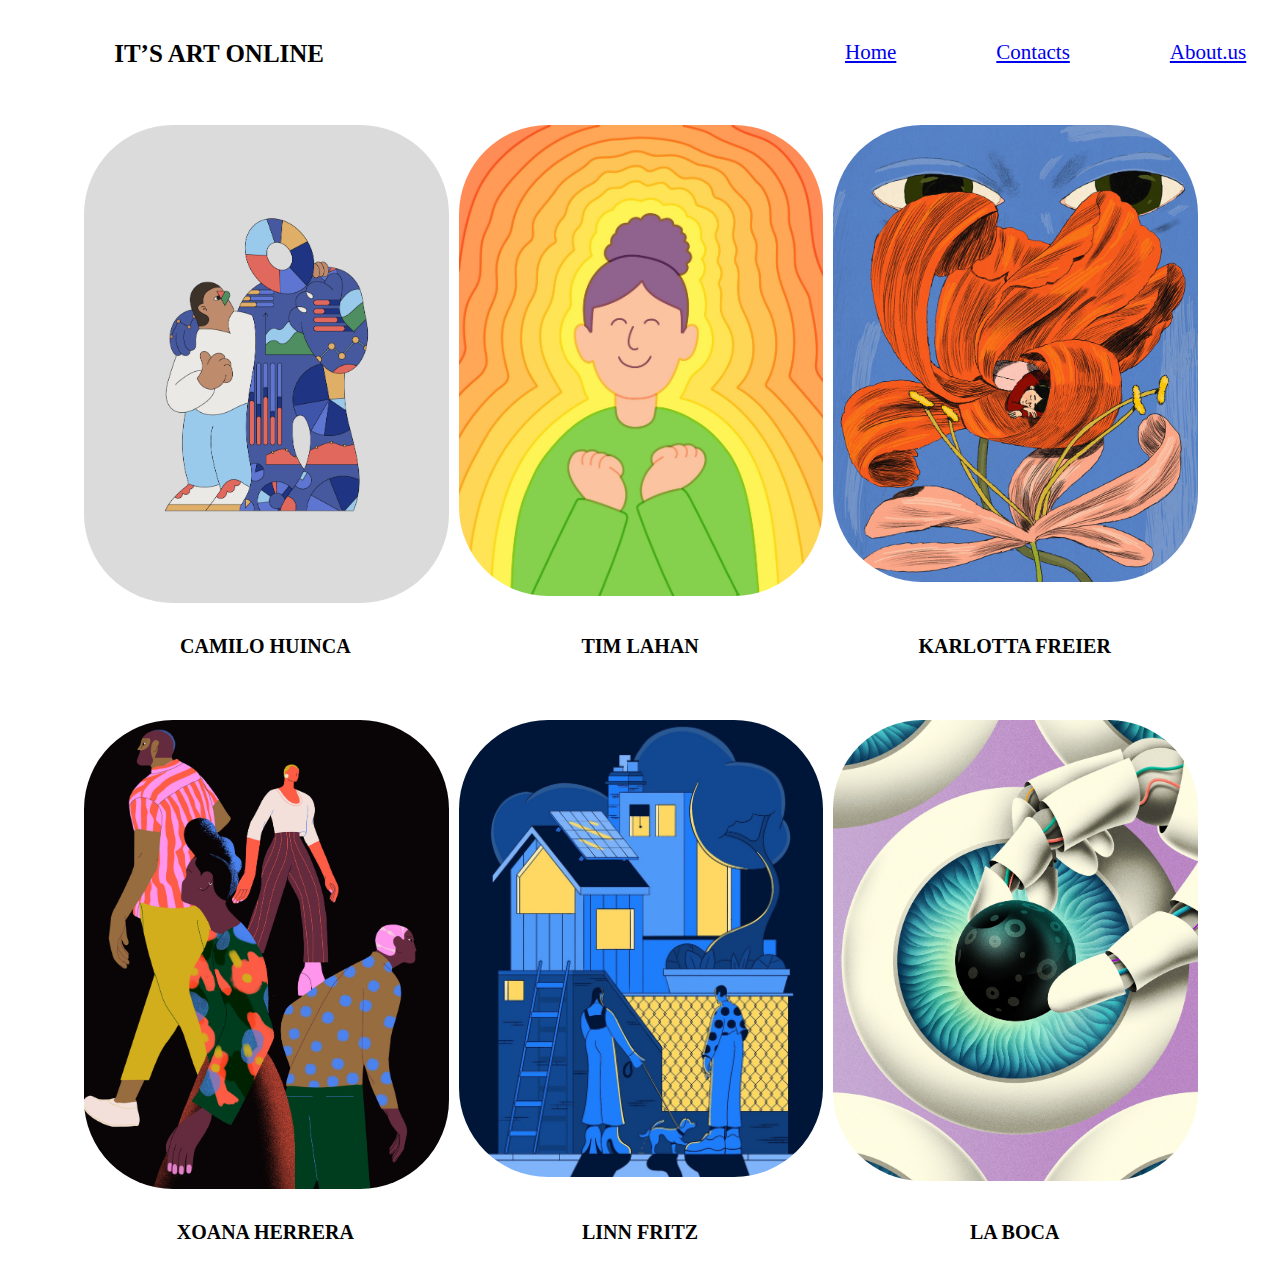
<file: index.html>
<!DOCTYPE html>
<html>
<head>
    <meta charset="UTF-8">
    <meta http-equiv="X-UA-Compatible" content="IE=edge">
    <meta name="viewport" content="width=device-width, initial-scale=1.0">
    <title>documento</title>
    <link rel="stylesheet" href="css/style.css">
    <link rel="preconnet" href="font/font.css">
</head>
<body>
 <header>
        <nav>
            <h1>IT’S ART ONLINE</h1>
            <ul>
                 <a href="index.html">Home </a>
                     <a href="contacts.html">Contacts </a>
                         <a href="aboutus.html">About.us </a>
           </ul>
        </nav>
    </header>
    <div>
  <footer>
     <nav>
        <a href="camilohuinca.html"> <img src="img/AP_Camilo_Huinca_The-Atlantic-03_2x.png" alt="immagine dell'illustratore"></a>
        <a href="timlahan.html"> <img src="img/AP_Tim_Lahan_emotions_3_2x.jpg" alt="immagine dell'illustratore"></a>
        <a href="karlottafreier.html"> <img src="img/AP_Karlotta_Freier_brigitte2_2x.jpg" alt="immagine dell'illustratore"></a>
     </nav>
     <nav>
         <h4>CAMILO HUINCA</h4> 
          <h4>TIM LAHAN</h4> 
         <h4>KARLOTTA FREIER</h4> 
      </nav>
  </footer>
    </div>
    <div>
      <footer>
      <nav>
         <a href="xoanaherrera.html"> <img src="img/AP_Xoana_Herrera_GCR_1_2x-scaled.jpg" alt="immagine dell'illustratore"></a>
         <a href="linnfritz.html"> <img src="img/AP_Linn_Fritz_Feeling-Blue_2x.jpg" alt="immagine dell'illustratore"></a>
         <a href="laboca.html"> <img src="img/AP_La_Boca_STLYIST_B_2x.jpg" alt="immagine dell'illustratore"></a>
      </nav>
      <nav>
        <h4>XOANA HERRERA</h4> 
          <h4>LINN FRITZ</h4> 
          <h4>LA BOCA</h4> 
      </nav>
     </footer>
    </div>
  </body>
</html>
</file>
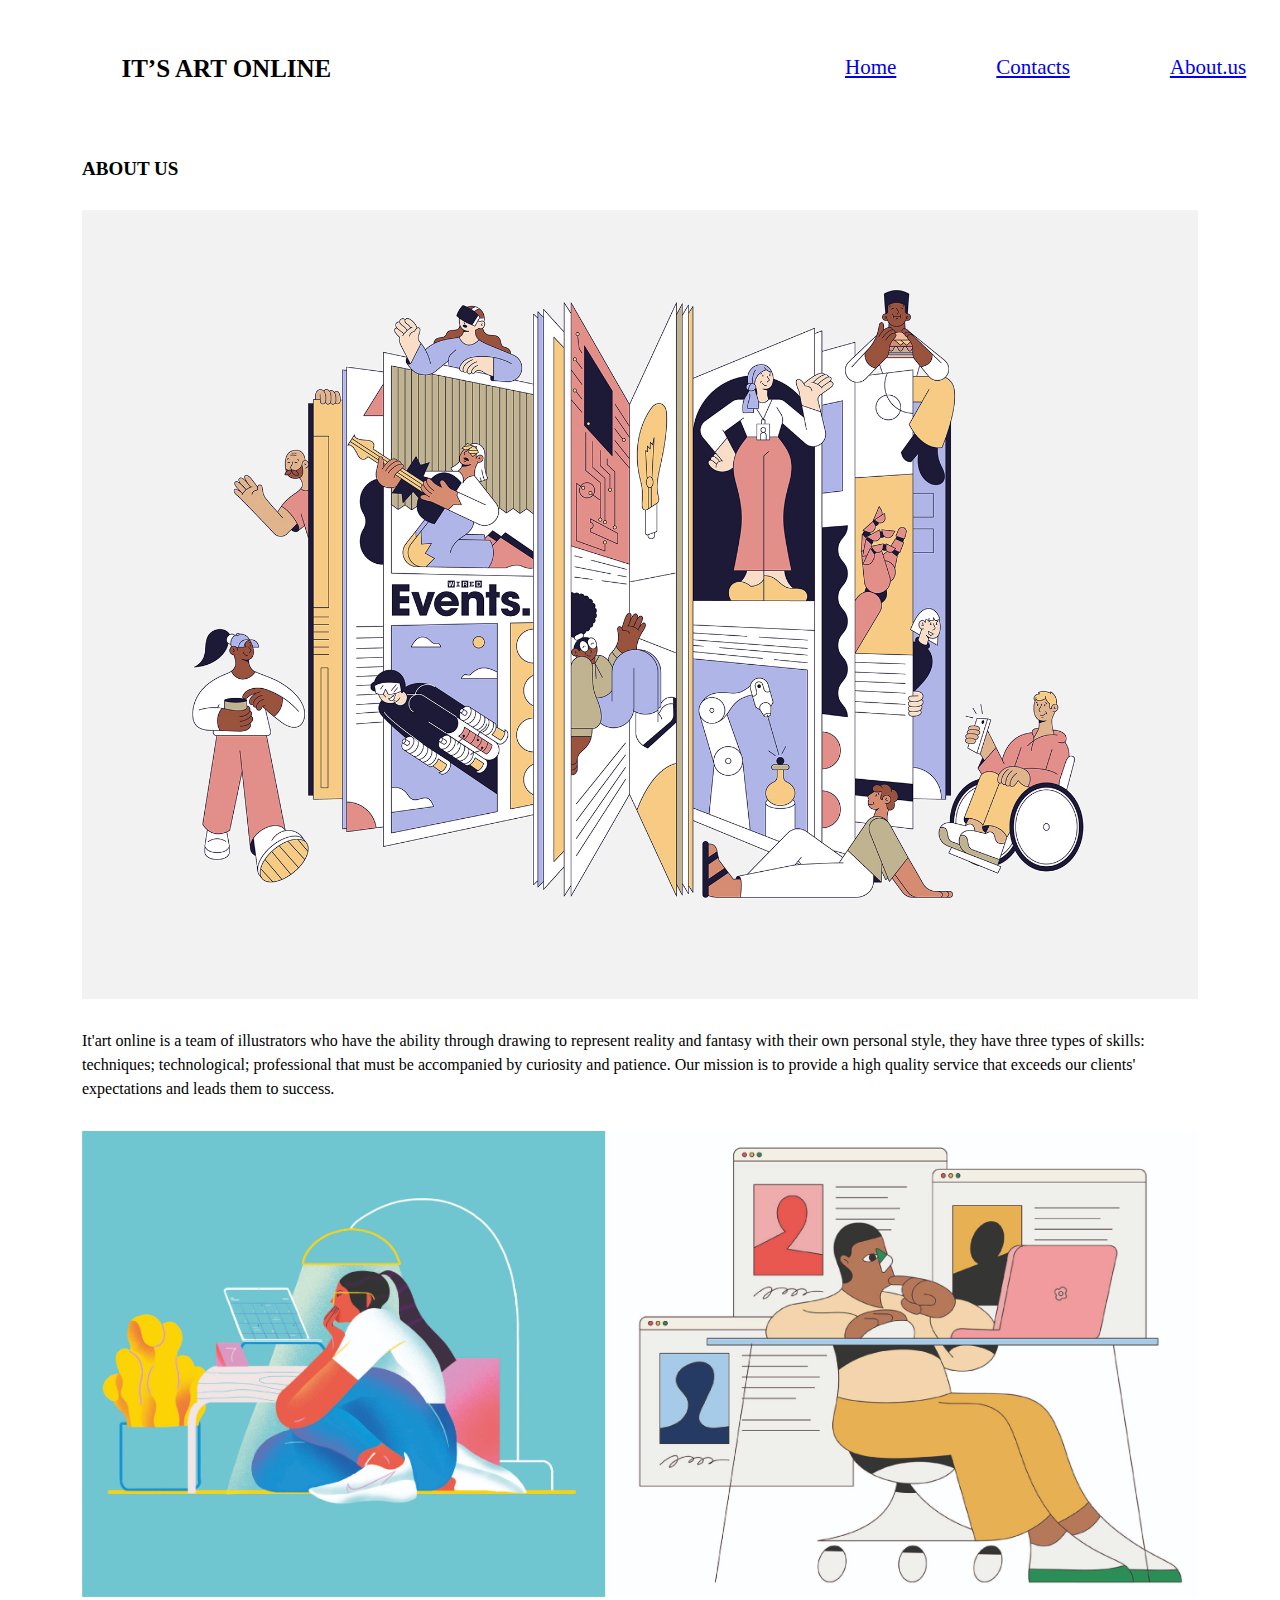
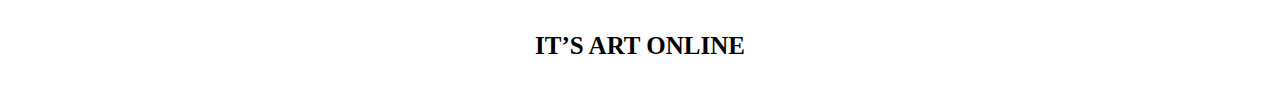
<file: aboutus.html>
<!DOCTYPE html>
<html>
<head>
    <meta charset="UTF-8">
    <meta http-equiv="X-UA-Compatible" content="IE=edge">
    <meta name="viewport" content="width=device-width, initial-scale=1.0">
    <title>documento</title>
    <link rel="stylesheet" href="css/style.css">
    <link rel="preconnet" href="font/font.css">
</head>
<body>
    <header>
        <div class="card">
            <nav>
                <h1>IT’S ART ONLINE</h1>
                <ul>
                        <a href="index.html">Home</a>
                         <a href="contacts.html">Contacts</a>
                             <a href="aboutus.html">About.us</a>
                </ul>
            </nav>
     </div>
        <div class="card">
            <h2>ABOUT US</h2>
            <img src="img/img.7a.png" alt="Immagine dell'illustratore"></a>
            <p>It'art online is a team of illustrators who have the ability through drawing to represent reality and fantasy with their own personal style, they have three types of skills: techniques; technological; professional that must be accompanied by curiosity and patience. Our mission is to provide a high quality service that exceeds our clients' expectations and leads them to success.</p>
            <img src="img/img,7b.jpg" alt="Immagine dell'illustratore"></a>
            <h3>IT’S ART ONLINE</h3>
        </div>
</body>
</html>
</file>
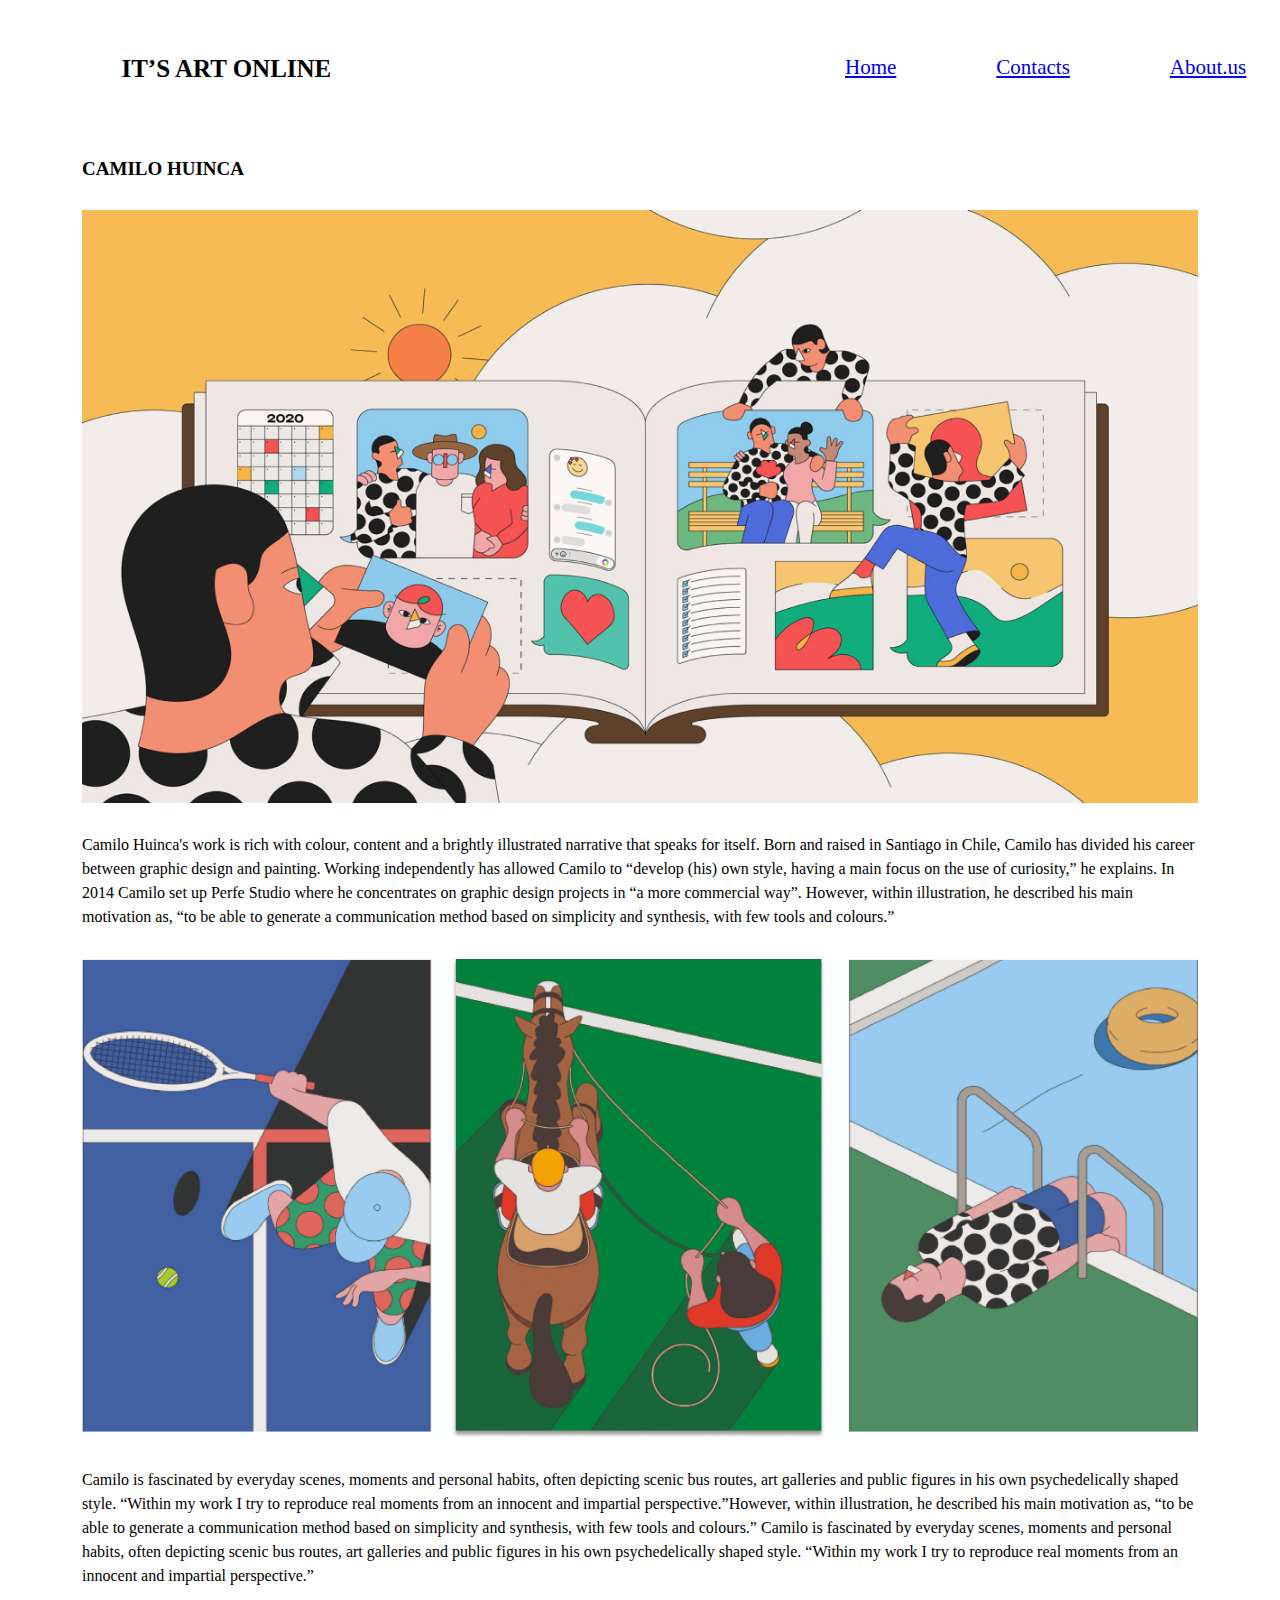
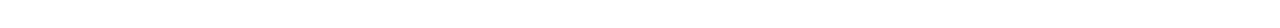
<file: camilohuinca.html>
<!DOCTYPE html>
<html>
<head>
    <meta charset="UTF-8">
    <meta http-equiv="X-UA-Compatible" content="IE=edge">
    <meta name="viewport" content="width=device-width, initial-scale=1.0">
    <title>documento</title>
    <link rel="stylesheet" href="css/style.css">
    <link rel="preconnet" href="font/font.css">
</head>
<body>
    <header>
        <div class="card">
            <nav>
                <h1>IT’S ART ONLINE</h1>
                <ul>
                        <a href="index.html">Home</a>
                         <a href="contacts.html">Contacts</a>
                             <a href="aboutus.html">About.us</a>
                </ul>
            </nav>
        </div>
        <div class="card">
            <h2>CAMILO HUINCA</h2> 
            <img src="img/img.1a.jpg" alt="Immagine dell'illustratore"></a>
            <p> Camilo Huinca's work is rich with colour, content and a brightly illustrated narrative that speaks for itself. Born and raised in Santiago in Chile, Camilo has divided his career between graphic design and painting. Working independently has allowed Camilo to “develop (his) own style, having a main focus on the use of curiosity,” he explains. In 2014 Camilo set up Perfe Studio where he concentrates on graphic design projects in “a more commercial way”. However, within illustration, he described his main motivation as, “to be able to generate a communication method based on simplicity and synthesis, with few tools and colours.” </p>
            <img src="img/img.1b.jpg" alt="Immagine dell'illustratore"></a>
            <p> Camilo is fascinated by everyday scenes, moments and personal habits, often depicting scenic bus routes, art galleries and public figures in his own psychedelically shaped style. “Within my work I try to reproduce real moments from an innocent and impartial perspective.”However, within illustration, he described his main motivation as, “to be able to generate a communication method based on simplicity and synthesis, with few tools and colours.” Camilo is fascinated by everyday scenes, moments and personal habits, often depicting scenic bus routes, art galleries and public figures in his own psychedelically shaped style. “Within my work I try to reproduce real moments from an innocent and impartial perspective.”</p>
        </div>
  </body>
</html>
</file>
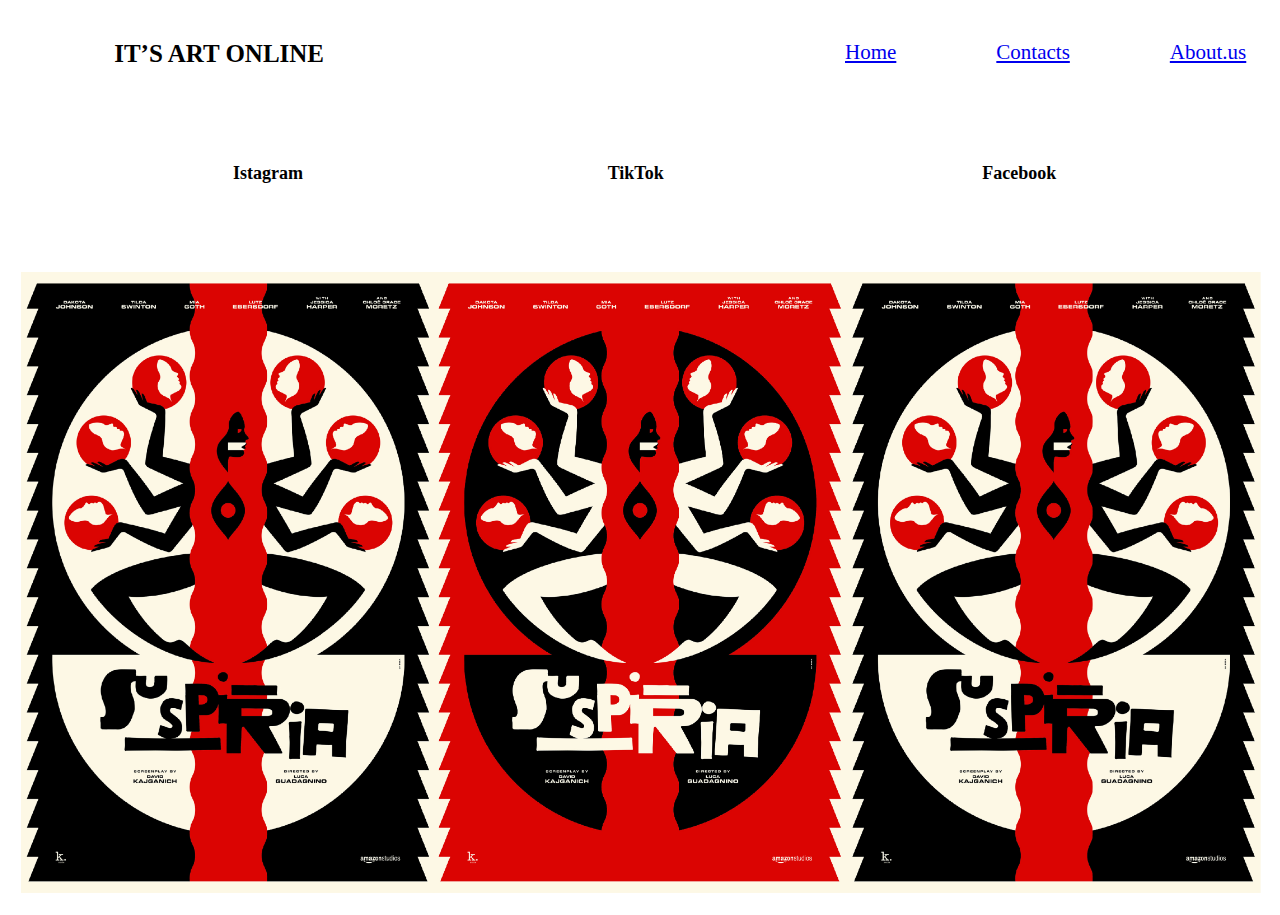
<file: contacts.html>
<!DOCTYPE html>
<html>
<head>
    <meta charset="UTF-8">
    <meta http-equiv="X-UA-Compatible" content="IE=edge">
    <meta name="viewport" content="width=device-width, initial-scale=1.0">
    <title>documento</title>
    <link rel="stylesheet" href="css/style.css">
    <link rel="preconnet" href="font/font.css">
</head>
<body>
    <header>
        <nav>
            <h1>IT’S ART ONLINE</h1>
            <ul>
                    <a href="index.html">Home</a>
                     <a href="contacts.html">Contacts</a>
                         <a href="aboutus.html">About.us</a>
            </ul>
        </nav>
    </header>
    <section class="hero">
    <footer>
        <nav>
        <h5>Istagram </h5>
        <h5>TikTok</h5>
        <h5>Facebook</h5>
    </nav>
    </footer>
 <nav>
    <img src="img/img.cont.jpg" alt="Immagine dell'illustratore"></a>
</nav>
</section>
</body>
</html>
</file>
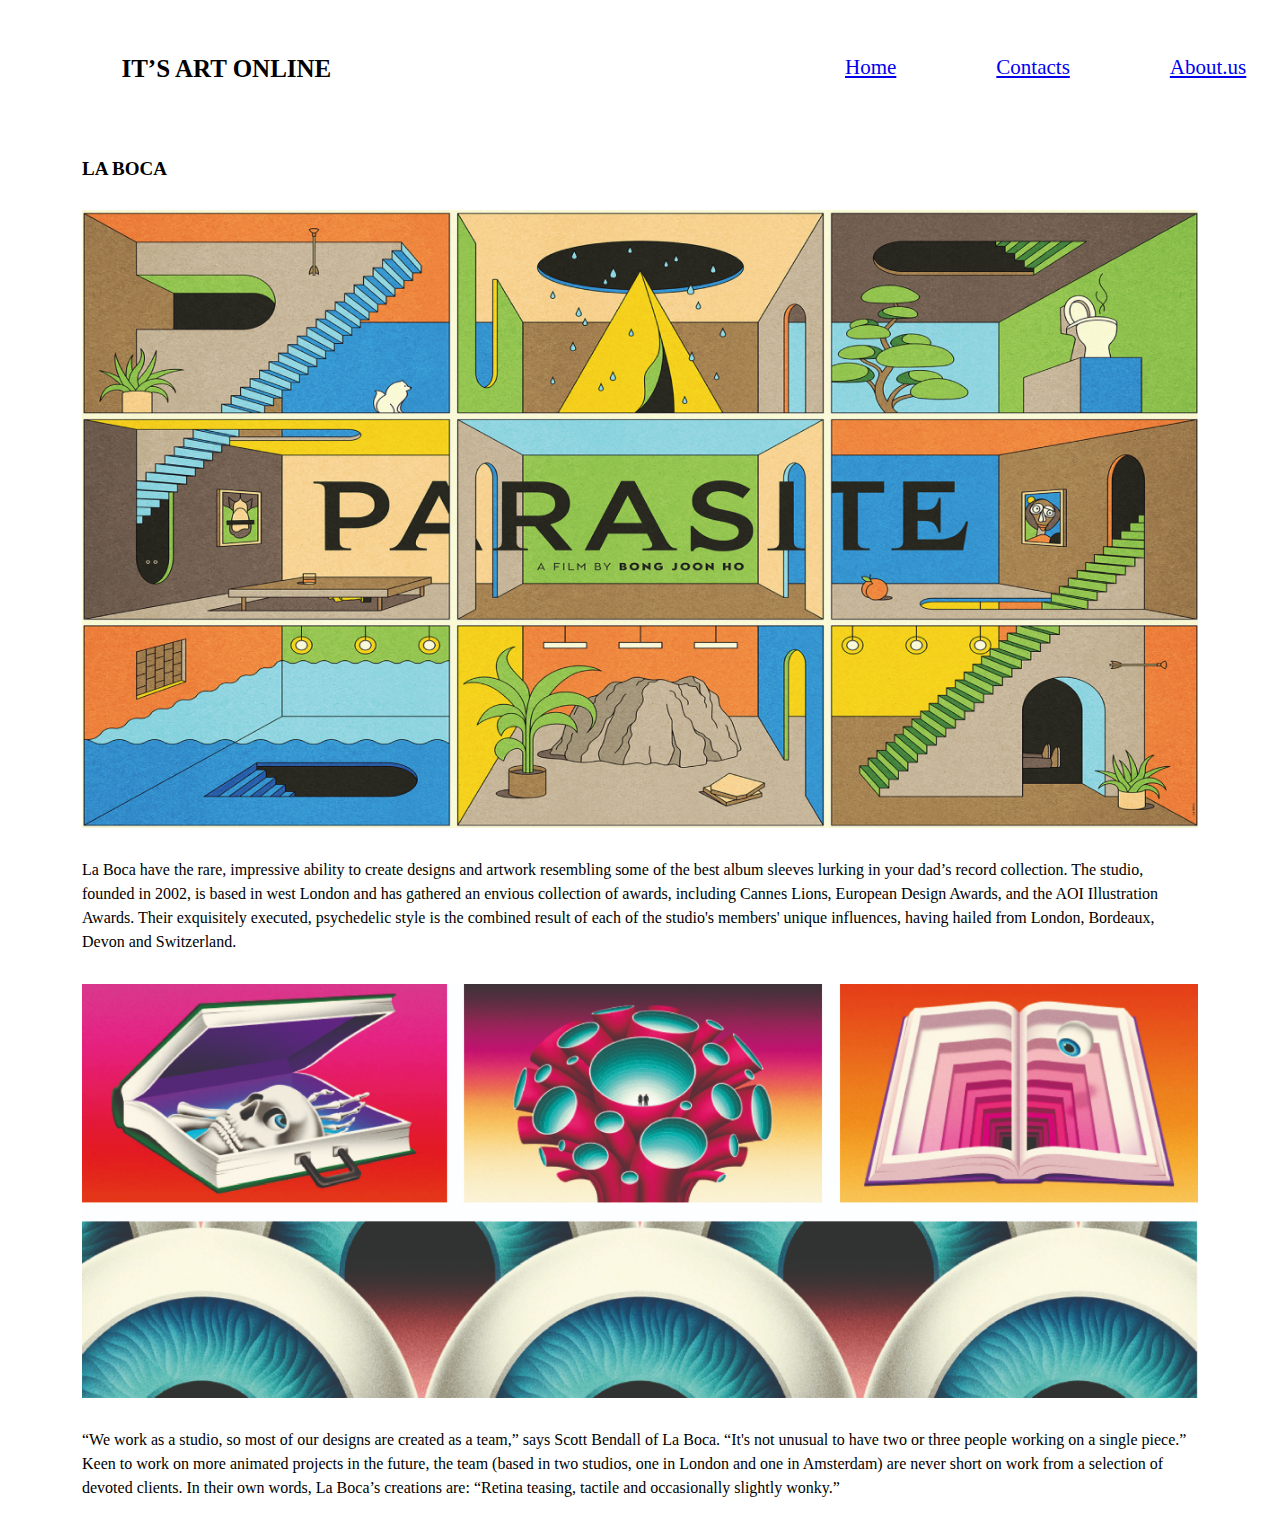
<file: laboca.html>
<!DOCTYPE html>
<html>
<head>
    <meta charset="UTF-8">
    <meta http-equiv="X-UA-Compatible" content="IE=edge">
    <meta name="viewport" content="width=device-width, initial-scale=1.0">
    <title>documento</title>
    <link rel="stylesheet" href="css/style.css">
    <link rel="preconnet" href="font/font.css">
</head>
<body>
    <header>
        <div class="card">
            <nav>
                <h1>IT’S ART ONLINE</h1>
                <ul>
                        <a href="index.html">Home</a>
                         <a href="contacts.html">Contacts</a>
                             <a href="aboutus.html">About.us</a>
                </ul>
            </nav>
        </div>
        <div class="card">
            <h2>LA BOCA</h2>
            <img src="img/img.6a.png" alt="Immagine dell'illustratore"></a>
            <p>La Boca have the rare, impressive ability to create designs and artwork resembling some of the best album sleeves lurking in your dad’s record collection. The studio, founded in 2002, is based in west London and has gathered an envious collection of awards, including Cannes Lions, European Design Awards, and the AOI Illustration Awards. Their exquisitely executed, psychedelic style is the combined result of each of the studio's members' unique influences, having hailed from London, Bordeaux, Devon and Switzerland. </p>
            <img src="img/img.6b.jpg" alt="Immagine dell'illustratore"></a>
            <p> “We work as a studio, so most of our designs are created as a team,” says Scott Bendall of La Boca. “It's not unusual to have two or three people working on a single piece.” Keen to work on more animated projects in the future, the team (based in two studios, one in London and one in Amsterdam) are never short on work from a selection of devoted clients. In their own words, La Boca’s creations are: “Retina teasing, tactile and occasionally slightly wonky.”
            </p>
        </div>
    </body>
    </html>
</file>
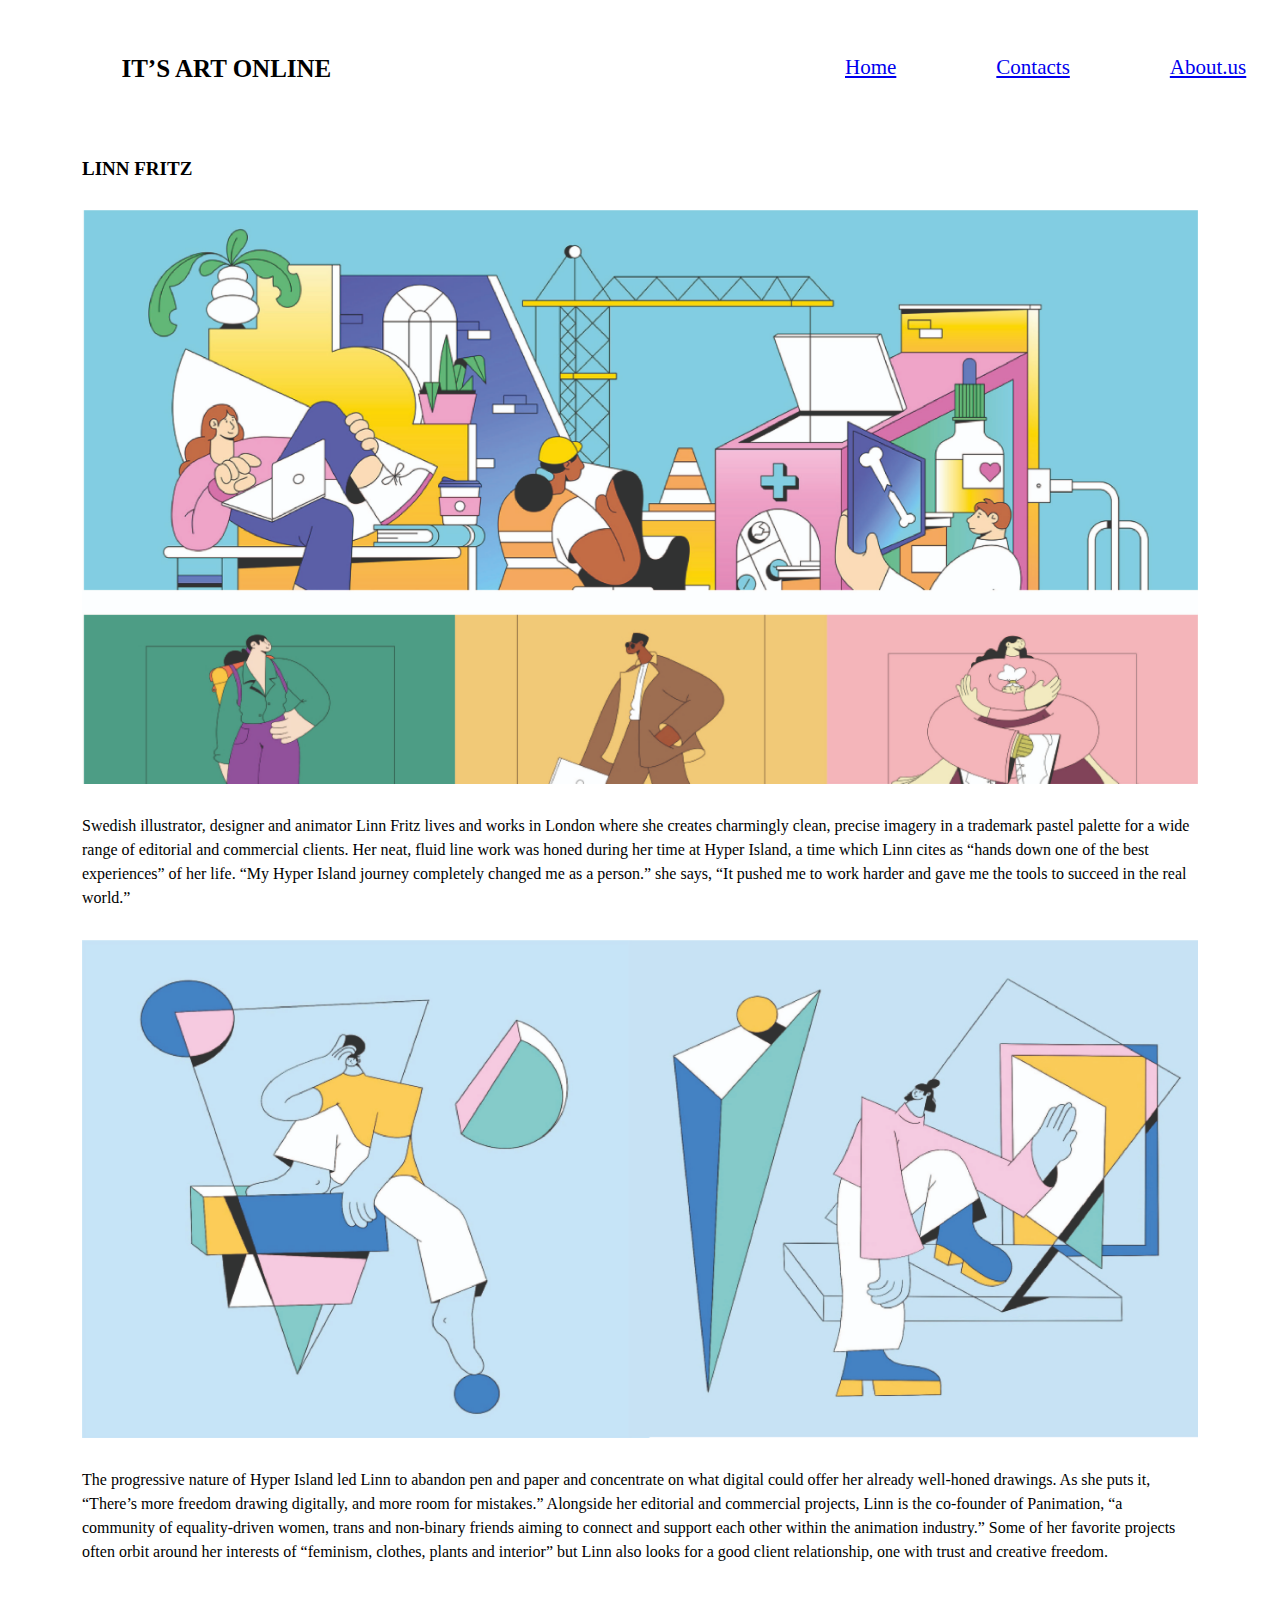
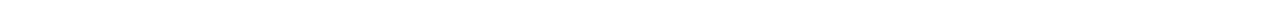
<file: linnfritz.html>
<!DOCTYPE html>
<html>
<head>
    <meta charset="UTF-8">
    <meta http-equiv="X-UA-Compatible" content="IE=edge">
    <meta name="viewport" content="width=device-width, initial-scale=1.0">
    <title>documento</title>
    <link rel="stylesheet" href="css/style.css">
    <link rel="preconnet" href="font/font.css">
</head>
<body>
    <header>
        <div class="card">
            <nav>
                <h1>IT’S ART ONLINE</h1>
                <ul>
                        <a href="index.html">Home</a>
                         <a href="contacts.html">Contacts</a>
                             <a href="aboutus.html">About.us</a>
                </ul>
            </nav>
        </div>
        <div class="card">
            <h2>LINN FRITZ</h2>
            <img src="img/img.5a.jpg" alt="Immagine dell'illustratore"></a>
            <p>Swedish illustrator, designer and animator Linn Fritz lives and works in London where she creates charmingly clean, precise imagery in a trademark pastel palette for a wide range of editorial and commercial clients. Her neat, fluid line work was honed during her time at Hyper Island, a time which Linn cites as “hands down one of the best experiences” of her life. “My Hyper Island journey completely changed me as a person.” she says, “It pushed me to work harder and gave me the tools to succeed in the real world.” </p>
            <img src="img/img.5b.jpg" alt="Immagine dell'illustratore"></a>
            <p>The progressive nature of Hyper Island led Linn to abandon pen and paper and concentrate on what digital could offer her already well-honed drawings. As she puts it, “There’s more freedom drawing digitally, and more room for mistakes.” Alongside her editorial and commercial projects, Linn is the co-founder of Panimation, “a community of equality-driven women, trans and non-binary friends aiming to connect and support each other within the animation industry.” Some of her favorite projects often orbit around her interests of “feminism, clothes, plants and interior” but Linn also looks for a good client relationship, one with trust and creative freedom.</p>
        </div>
    </body>
    </html>
</file>
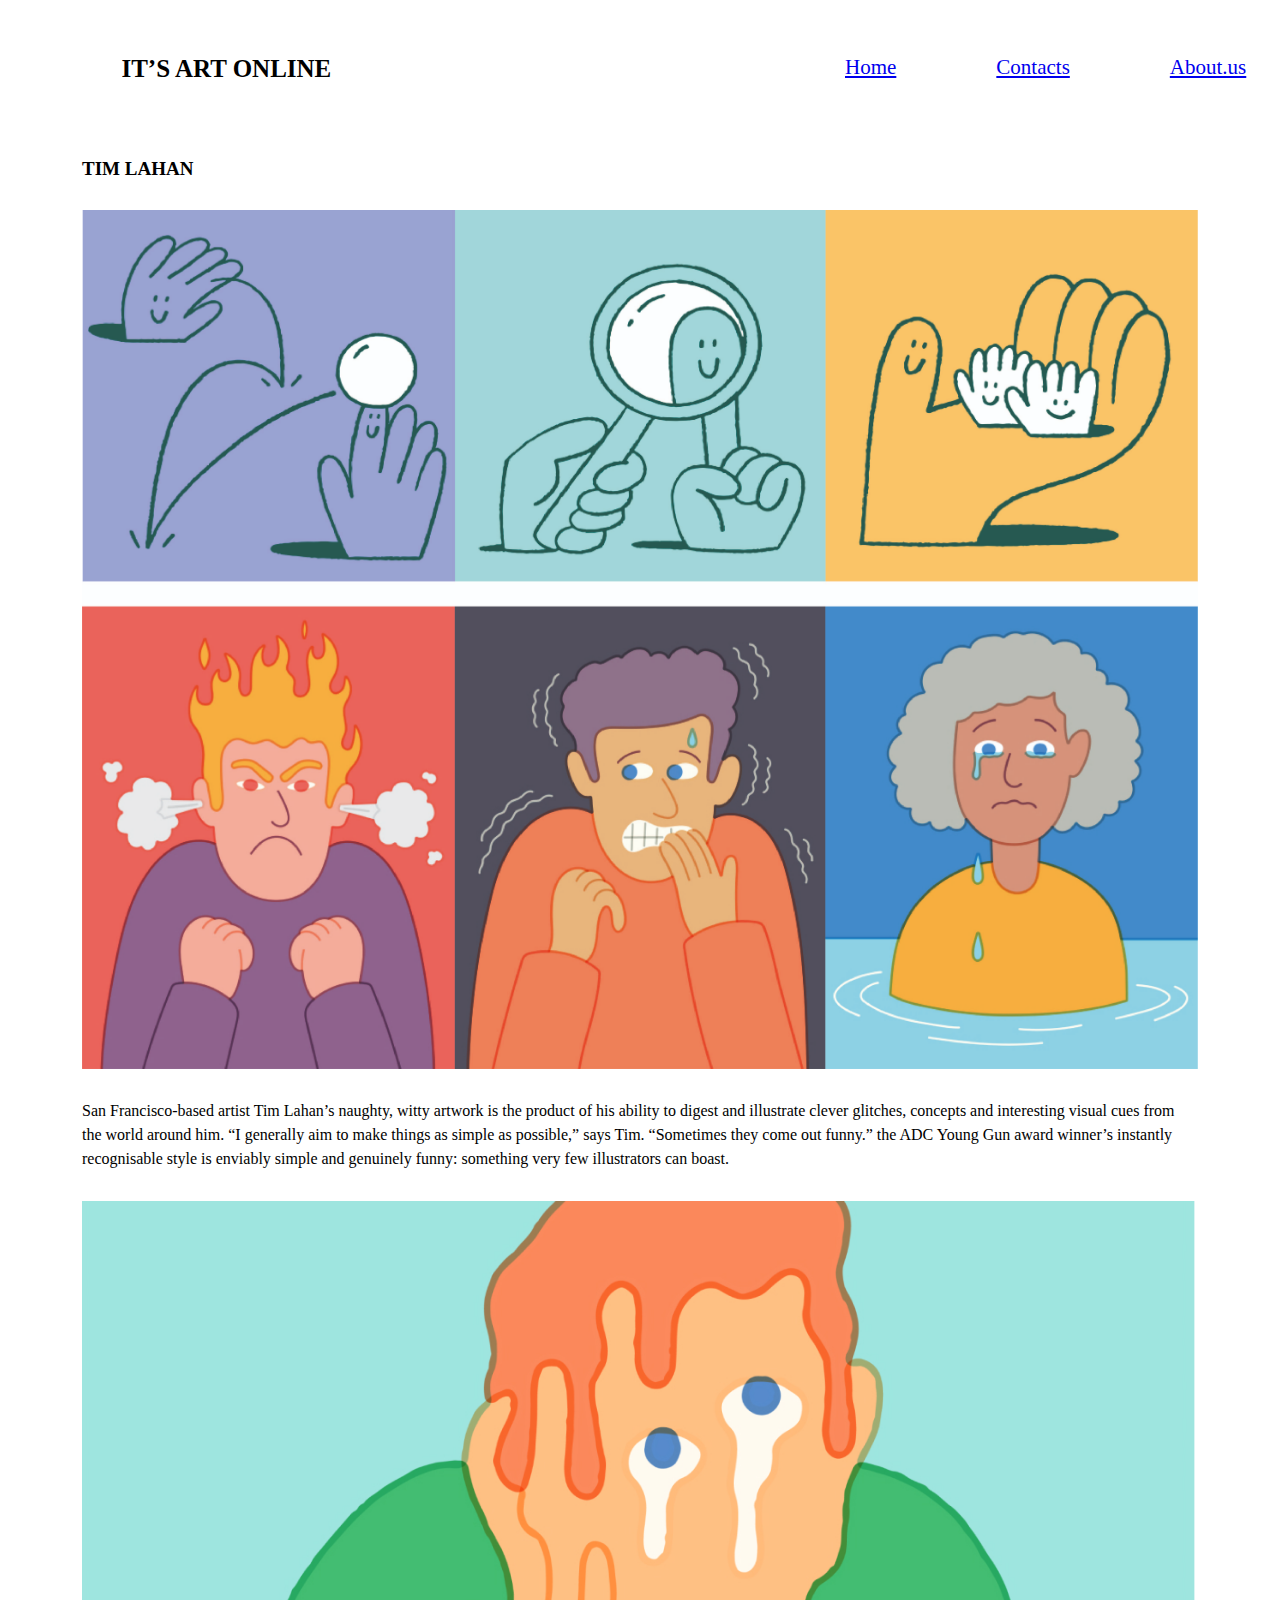
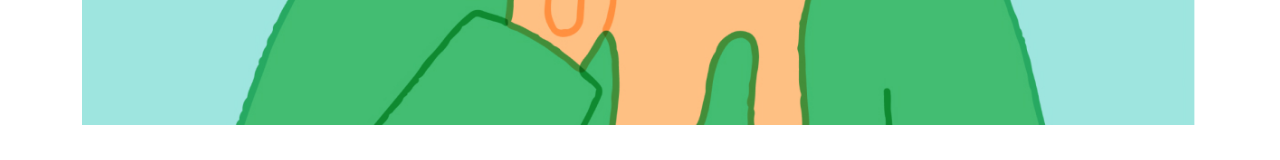
<file: timlahan.html>
<!DOCTYPE html>
<html>
<head>
    <meta charset="UTF-8">
    <meta http-equiv="X-UA-Compatible" content="IE=edge">
    <meta name="viewport" content="width=device-width, initial-scale=1.0">
    <title>documento</title>
    <link rel="stylesheet" href="css/style.css">
    <link rel="preconnet" href="font/font.css">
</head>
<body>
    <header>
        <div class="card">
            <nav>
                <h1>IT’S ART ONLINE</h1>
                <ul>
                        <a href="index.html">Home</a>
                         <a href="contacts.html">Contacts</a>
                             <a href="aboutus.html">About.us</a>
                </ul>
            </nav>
        </div>
        <div class="card">
            <h2>TIM LAHAN</h2>
            <img src="img/img.2a.jpg" alt="Immagine dell'illustratore"></a>
            <p>San Francisco-based artist Tim Lahan’s naughty, witty artwork is the product of his ability to digest and illustrate clever glitches, concepts and interesting visual cues from the world around him. 
              “I generally aim to make things as simple as possible,” says Tim. “Sometimes they come out funny.”  the ADC Young Gun award winner’s instantly recognisable style is enviably simple and genuinely funny: something very few illustrators can boast.</p>
            <img src="img/img,2b.jpg" alt="Immagine dell'illustratore"></a>
        </div>
    </body>
    </html>
</file>
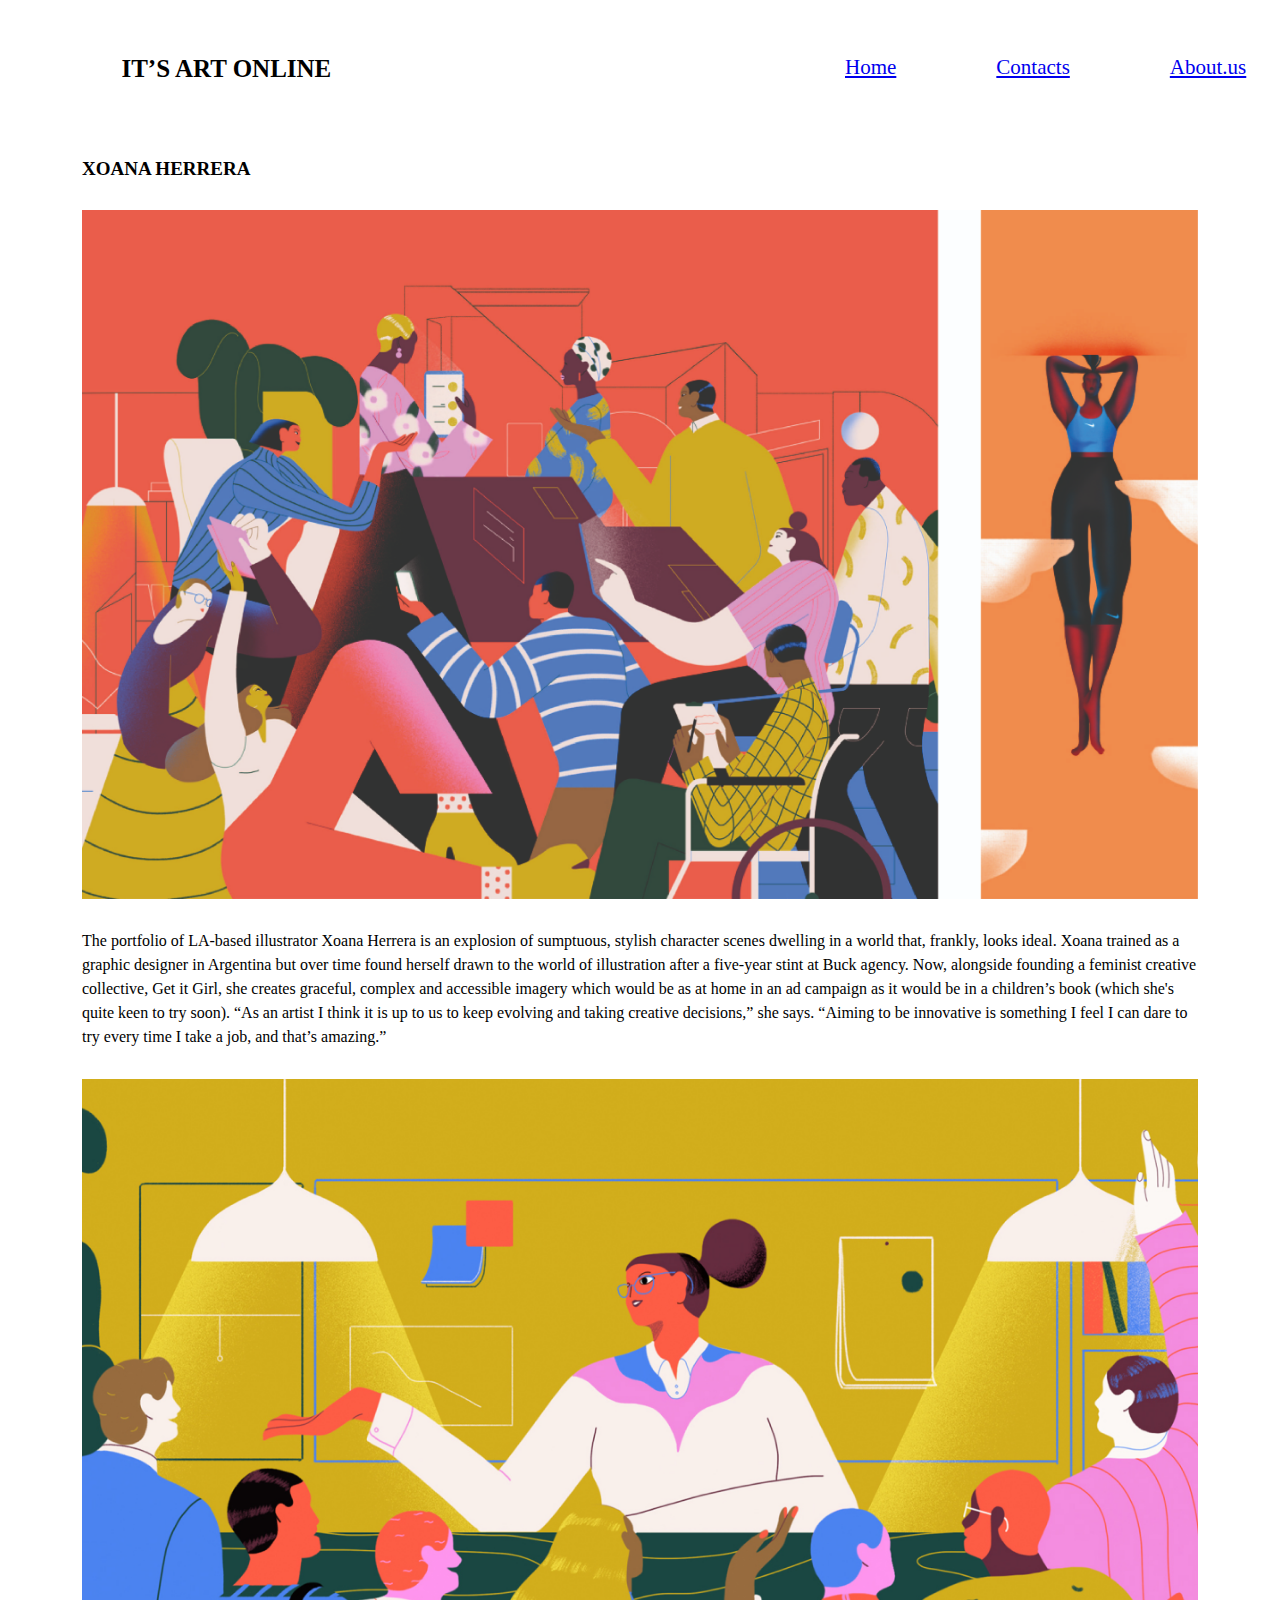
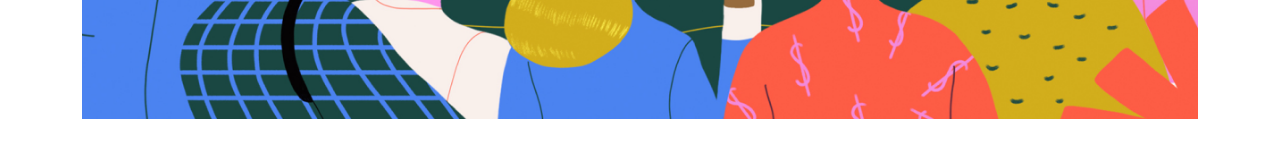
<file: xoanaherrera.html>
<!DOCTYPE html>
<html>
<head>
    <meta charset="UTF-8">
    <meta http-equiv="X-UA-Compatible" content="IE=edge">
    <meta name="viewport" content="width=device-width, initial-scale=1.0">
    <title>documento</title>
    <link rel="stylesheet" href="css/style.css">
    <link rel="preconnet" href="font/font.css">
</head>
<body>
    <header>
        <div class="card ">
            <nav>
                <h1>IT’S ART ONLINE</h1>
                <ul>
                        <a href="index.html">Home</a>
                         <a href="contacts.html">Contacts</a>
                             <a href="aboutus.html">About.us</a>
                </ul>
            </nav>
        </div>
        <div class="card">
            <h2>XOANA HERRERA</h2>
            <img src="img/img.4a.jpg" alt="Immagine dell'illustratore"></a>
            <p>The portfolio of LA-based illustrator Xoana Herrera is an explosion of sumptuous, stylish character scenes dwelling in a world that, frankly, looks ideal. Xoana trained as a graphic designer in Argentina but over time found herself drawn to the world of illustration after a five-year stint at Buck agency. Now, alongside founding a feminist creative collective, Get it Girl, she creates graceful, complex and accessible imagery which would be as at home in an ad campaign as it would be in a children’s book (which she's quite keen to try soon). “As an artist I think it is up to us to keep evolving and taking creative decisions,” she says. “Aiming to be innovative is something I feel I can dare to try every time I take a job, and that’s amazing.”</p>
            <img src="img/img.4b.png" alt="Immagine dell'illustratore"></a>
        </div>
    </body>
    </html>
</file>
<file: css/style.css>
body {
    margin: 10px 10px;
    background-color: #ffffff;
    @font-face: "wavefont";
}

footer img {
    max-width: 400px;
    width:80%;
    padding: 10px;
    margin: 5px auto;
    border-radius: 90px;
    display: block
}

section.hero {
    background:rgba(255, 255, 255, 0.6);
    text-align: center;
}

 h4 { 
    max-width: 400px;
    width:80%;
    padding: 0.1px;
    margin: 0.1px auto;
    font-size: 20px;
    text-align: center
    }
    
footer nav {
    margin: 5px auto;
    display: grid;
    grid-template-columns: repeat(auto-fit, minmax(350px, 1fr));
    gap: 10px;
    padding: 10px;
    background: #fff;
    margin-bottom: 10px;
}

nav img {
    max-width: 1400px;
    width:100%;
    padding: 1px;
    margin: 1px auto;
    display: block  
    
}

h5 {
    margin:10px, 190px , 10px;
    display: flex;
    padding:20px 150px 20px;
    font-size: 18px;
    background-color: #ffffff;
    line-height: 0.1; 
    text-align: center
}

footer  {
    margin: 1px; 
    display: grid;
    grid-template-columns: repeat(auto-fit, minmax(350px, 1fr));
    gap: 1px;
    background-color: #ffffff;
    padding: 3px; 
    margin-bottom: 0 0
}

img {
    max-width: 100%; 
    display: block
    }

    main, footer, .card {
        max-width: 10000px;
        margin: auto;
        padding: 20px;
    } 

  footer, .card {
        gap:20px;
        background: #fff;
        margin-bottom: 320px;
    }
    
 footer, .card img {
        width: 90%;
        padding: 10px;
        margin: 5px auto;
        display: block
        
    }

  h2 {
        margin: 20px;
        padding: 20px 10px 20px;
        font-size: 19px;
    }

    h3{
    margin: 0 160px 0;
    padding: 20px 10px 20px;
    font-size: 25px;
    text-align: center
}

   p {
        margin: auto;
        display: flex;
        padding:20px 10px 20px;
        font-size: 16px;
        line-height: 1.5; 
    }
    
 .card h2, .card p {
        width: 90%;
        padding: 10px;
        margin: 10px auto;
        display: block
    }
   
main, footer, .card  {
    max-width: 10000px;
    margin:5px auto;
    padding: 10px;
}

h1 {
    margin: 10px 20px 5px;
    width: 55%;
    padding: 10px 10px 5px;
    font-size: 25px;
    text-align: center
}

ul {
display: flex; 
gap:100px;
width: 20%;
margin: 10px 110px 5px;
padding: 10px 90px 5px;
list-style-type: none;
font-size: 21px;
}  

nav {
    margin: 5px auto;
    display: grid;
    grid-template-columns: repeat(auto-fit, minmax(350px, 1fr));
    gap: 10px;
    padding: 10px;
    background: #ffffff;
    margin-bottom: 10px;
}

    @media (max-width: 600px) { 

        body { 
            background: yellow;
        }
        
        .card {
            flex-direction: column; 
        }
    
        .card h2 .card p .card h1 .card a .h3 .h4 .h5 {
            width: 100%;
        }

      .card h1 .card a {
            width: 40%;
        }

    
        .card .img {
            width: 100%;
        }
    }
    
    @media (max-width: 400px) { 
        body {
            background: chartreuse;
        }
    
        header .nav {
            flex-direction: column;
            gap: 10px;
            width: 100%;
        }
    }
</file>
<file: font/font.css>
<style>
@font-face {
	font-family: wavefont;
	font-display: block;
	src: url(./wavefont.woff2) format('woff2');
}
.wavefont {
	--wght: 10;
	font-family: wavefont;
	font-variation-settings: 'wght' var(--wght), 'ROND' 30, 'YALN' 0;
}
</style>

<!-- Set values manually -->
<textarea id="waveform" class="wavefont" cols="100">
abcdefghijklmnopqrstuvwwxyzABCDEFGHIJKLMNOPQRSTUVWXYZ
</textarea>

<script>
// Set values programmatically (more precise)
waveform.textContent = Array.from({length: 100}, (_,i) => String.fromCharCode(0x100 + i)).join('')
</script>
</file>
